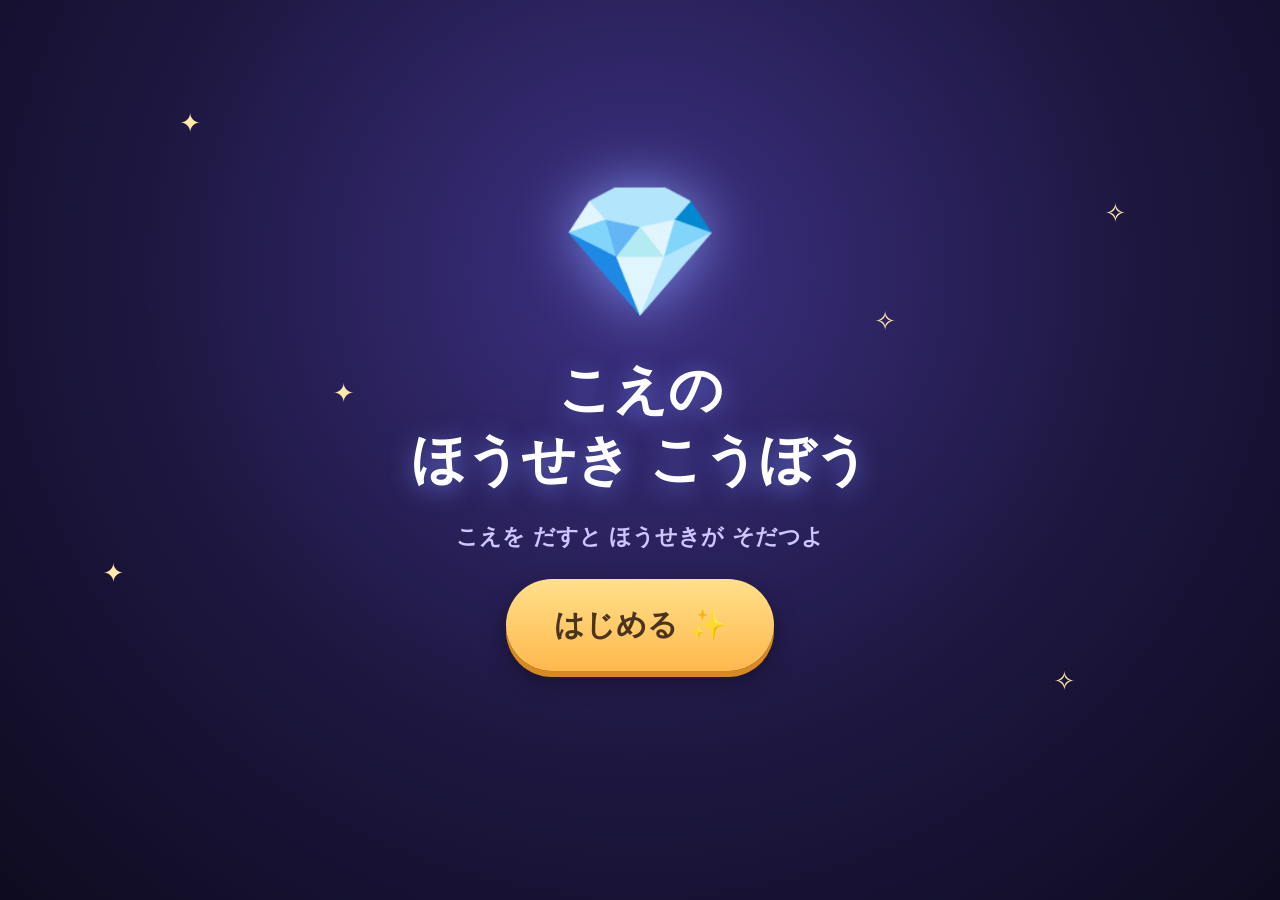
<file: koe-no-hoseki-koubou/index.html>
<!DOCTYPE html>
<html lang="ja">
<head>
  <meta charset="UTF-8">
  <meta name="viewport" content="width=device-width, initial-scale=1.0, maximum-scale=1.0, user-scalable=no, viewport-fit=cover">
  <meta name="apple-mobile-web-app-capable" content="yes">
  <meta name="apple-mobile-web-app-status-bar-style" content="black-translucent">
  <meta name="theme-color" content="#141228">
  <title>こえの宝石工房</title>
  <link rel="stylesheet" href="css/style.css">
  <link rel="icon" href="data:image/svg+xml,<svg xmlns='http://www.w3.org/2000/svg' viewBox='0 0 100 100'><text y='.9em' font-size='90'>💎</text></svg>">
</head>
<body>
  <canvas id="stage"></canvas>

  <!-- ================= あそび中の HUD ================= -->
  <div id="hud" class="hidden">
    <!-- 上: レシピの足あと(=成長メーター) -->
    <div id="trail"></div>

    <!-- 聞き取った音の吹き出し -->
    <div id="bubble" class="hidden"><span id="bubble-text">あー</span></div>

    <!-- 手拍子カウント表示 -->
    <div id="clap-flash" class="hidden">👏</div>

    <div id="corner-tl">
      <button id="btn-gallery" class="round-btn" aria-label="ほうせきのたな">📖</button>
    </div>
    <div id="corner-tr">
      <button id="btn-info" class="round-btn small" aria-label="おうちのかたへ">🛈</button>
      <button id="btn-mute" class="round-btn small" aria-label="おと">🔊</button>
    </div>
    <div id="corner-bl">
      <button id="btn-pad" class="round-btn" aria-label="こえボタン">🎹</button>
    </div>

    <div id="mic-hint">こえを きかせてね 🎤</div>

    <!-- こえボタン(マイクなしでもあそべる) -->
    <div id="pad" class="hidden">
      <div id="pad-pitch">
        <button class="pad-p" data-pitch="high">↑ たかい</button>
        <button class="pad-p active" data-pitch="mid">ー ふつう</button>
        <button class="pad-p" data-pitch="low">↓ ひくい</button>
      </div>
      <div id="pad-vowels">
        <button class="pad-v v-a" data-v="a">あ</button>
        <button class="pad-v v-i" data-v="i">い</button>
        <button class="pad-v v-u" data-v="u">う</button>
        <button class="pad-v v-e" data-v="e">え</button>
        <button class="pad-v v-o" data-v="o">お</button>
      </div>
      <div id="pad-extra">
        <button id="pad-blow">🌬 ふー</button>
        <button id="pad-clap2">👏👏</button>
        <button id="pad-clap3">👏👏👏</button>
      </div>
      <p class="pad-note">ながおし で ながい こえに なるよ</p>
    </div>
  </div>

  <!-- ================= タイトル ================= -->
  <div id="title-screen">
    <div class="title-sparkles" aria-hidden="true">
      <span>✦</span><span>✧</span><span>✦</span><span>✧</span><span>✦</span><span>✧</span>
    </div>
    <div class="title-gem" aria-hidden="true">💎</div>
    <h1>こえの<br>ほうせき こうぼう</h1>
    <p class="subtitle">こえを だすと ほうせきが そだつよ</p>
    <button id="btn-start" class="big-btn">はじめる ✨</button>
    <p id="title-status"></p>
  </div>

  <!-- ================= 完成のお祝い ================= -->
  <div id="celebrate" class="hidden">
    <div class="cele-inner">
      <div class="cele-emoji" aria-hidden="true">🎉✨🎉</div>
      <h2>かんせい!</h2>
      <p id="cele-name"></p>
      <img id="cele-thumb" alt="できあがった ほうせき">
      <button id="btn-next" class="big-btn">つぎの ほうせき ✨</button>
    </div>
  </div>

  <!-- ================= ほうせきのたな ================= -->
  <div id="gallery" class="hidden">
    <div class="panel">
      <h2>💎 ほうせきの たな</h2>
      <div id="gallery-grid"></div>
      <div class="panel-buttons">
        <button id="btn-new-gem" class="mid-btn">🌱 さいしょから そだてる</button>
        <button id="btn-close-gallery" class="mid-btn primary">とじる</button>
      </div>
    </div>
  </div>

  <!-- あたらしい宝石の確認 -->
  <div id="confirm-new" class="hidden">
    <div class="panel small-panel">
      <p>いまの ほうせきを やめて<br>あたらしく そだてる?</p>
      <div class="panel-buttons">
        <button id="btn-confirm-yes" class="mid-btn primary">はい 🌱</button>
        <button id="btn-confirm-no" class="mid-btn">やめる</button>
      </div>
    </div>
  </div>

  <!-- ギャラリーの宝石を眺めるモード -->
  <div id="viewer-bar" class="hidden">
    <span id="viewer-name">ほうせき</span>
    <button id="btn-back" class="mid-btn primary">もどる ↩</button>
  </div>

  <!-- ================= おうちのかたへ ================= -->
  <div id="info" class="hidden">
    <div class="panel info-panel">
      <h2>おうちのかたへ</h2>
      <ul>
        <li>マイクで拾った声の高さ・長さ・母音(あいうえお)・手拍子・息の音で宝石が育ちます。</li>
        <li>音声はその場で解析するだけで、<b>録音・送信は一切しません</b>。作品はこの端末の中にだけ保存されます。</li>
        <li>マイクが使えないときは 🎹 の「こえボタン」でも遊べます。</li>
        <li>同じ声の組み合わせからは、いつも同じ宝石が育ちます。</li>
      </ul>
      <div class="info-table">
        <div><b>あー</b> まるい ももいろ</div>
        <div><b>いー</b> とがった そらいろ</div>
        <div><b>うー</b> しずくの むらさき</div>
        <div><b>えー</b> えだわかれ みどり</div>
        <div><b>おー</b> こがねの わ</div>
        <div><b>ふー</b> ゆきの けっしょう</div>
        <div><b>👏👏</b> 2ほんの すじ</div>
        <div><b>👏👏👏</b> さんかく もよう</div>
      </div>
      <div class="panel-buttons">
        <button id="btn-speech-toggle" class="mid-btn">おしゃべり: ON</button>
        <button id="btn-clear-data" class="mid-btn danger">作品を全部消す</button>
        <button id="btn-close-info" class="mid-btn primary">とじる</button>
      </div>
    </div>
  </div>

  <script type="module" src="js/main.js"></script>
</body>
</html>
</file>
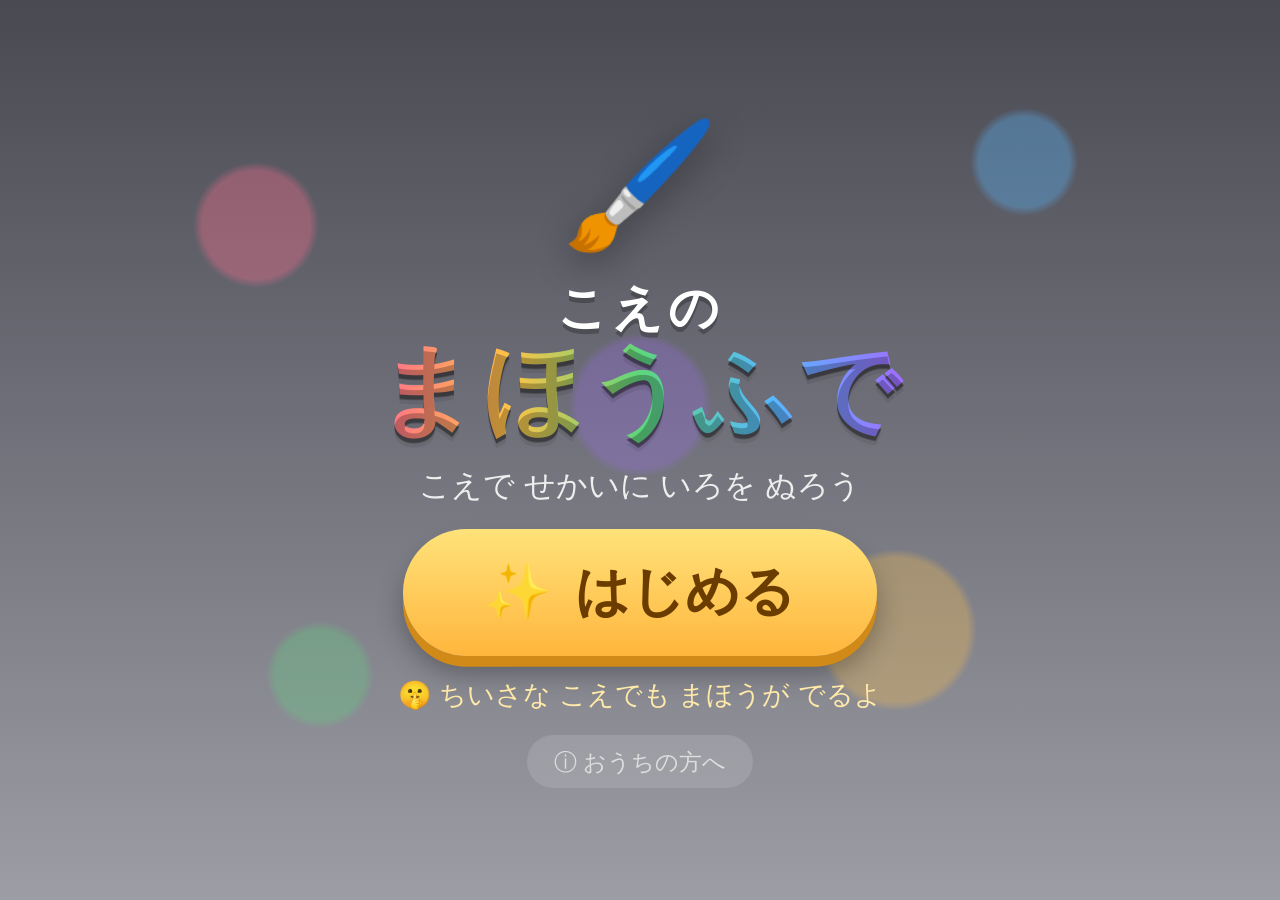
<file: koe-no-mahou-fude/index.html>
<!DOCTYPE html>
<html lang="ja">
<head>
<meta charset="UTF-8">
<meta name="viewport" content="width=device-width, initial-scale=1.0, maximum-scale=1.0, user-scalable=no, viewport-fit=cover">
<meta name="apple-mobile-web-app-capable" content="yes">
<meta name="mobile-web-app-capable" content="yes">
<meta name="apple-mobile-web-app-status-bar-style" content="black-translucent">
<meta name="theme-color" content="#2b2b33">
<title>こえの魔法筆（まほうふで）</title>
<link rel="icon" href="assets/icon.svg" type="image/svg+xml">
<link rel="apple-touch-icon" href="assets/icon.svg">
<link rel="stylesheet" href="css/style.css">
<script type="importmap">
{ "imports": { "three": "./vendor/three.module.js" } }
</script>
</head>
<body>
<div id="app">
  <canvas id="stage"></canvas>

  <!-- ===== タイトル画面 ===== -->
  <section id="screen-title" class="screen visible">
    <div class="title-sky"></div>
    <div class="title-inner">
      <div class="title-brush" aria-hidden="true">🖌️</div>
      <h1 class="title-logo"><span>こえの</span><span class="big">まほうふで</span></h1>
      <p class="title-sub">こえで せかいに いろを ぬろう</p>
      <button id="btn-start" class="btn-huge">
        <span class="btn-icon">✨</span> はじめる
      </button>
      <p class="title-hint">🤫 ちいさな こえでも まほうが でるよ</p>
      <button id="btn-parent" class="btn-tiny" aria-label="おうちの方へ">ⓘ おうちの方へ</button>
    </div>
  </section>

  <!-- ===== マイク確認オーバーレイ ===== -->
  <section id="screen-mic" class="screen">
    <div class="panel">
      <div class="panel-emoji">🎤</div>
      <p class="panel-text">マイクを つかっても いい？<br><small>こえは そとに おくられません</small></p>
      <div class="spinner" id="mic-spinner"></div>
    </div>
  </section>

  <!-- ===== せかいえらび ===== -->
  <section id="screen-select" class="screen">
    <h2 class="select-title">どこを いろに する？</h2>
    <div id="world-grid" class="world-grid"><!-- JSが生成 --></div>
    <div class="select-footer">
      <button id="btn-mute" class="btn-round" aria-label="おと">🔊</button>
      <button id="btn-title" class="btn-round" aria-label="タイトルへ">🏠</button>
    </div>
  </section>

  <!-- ===== ゲームHUD ===== -->
  <section id="screen-game" class="screen game-hud">
    <div class="hud-top">
      <button id="btn-back" class="btn-round" aria-label="もどる">⬅️</button>
      <div class="progress-wrap" aria-label="すすみぐあい">
        <div class="progress-bar"><div id="progress-fill"></div></div>
        <div id="progress-star">⭐</div>
      </div>
      <button id="btn-mute2" class="btn-round" aria-label="おと">🔊</button>
    </div>

    <!-- マイクの状態と ようせいのメッセージ -->
    <div id="fairy-bubble" class="fairy-bubble hidden"><span id="fairy-text"></span></div>
    <div id="mic-meter" class="mic-meter"><div id="mic-meter-dot"></div></div>

    <!-- 母音ヒント（マイクなしのときは おしてもつかえる） -->
    <div id="vowel-tray" class="vowel-tray">
      <button class="vowel-btn" data-vowel="a"><span class="vchar">あ</span><span class="vdot" style="--c:#ff6d8d"></span></button>
      <button class="vowel-btn" data-vowel="i"><span class="vchar">い</span><span class="vdot" style="--c:#57b8ff"></span></button>
      <button class="vowel-btn" data-vowel="u"><span class="vchar">う</span><span class="vdot" style="--c:#a06dff"></span></button>
      <button class="vowel-btn" data-vowel="e"><span class="vchar">え</span><span class="vdot" style="--c:#5ed67d"></span></button>
      <button class="vowel-btn" data-vowel="o"><span class="vchar">お</span><span class="vdot" style="--c:#ffc247"></span></button>
    </div>
  </section>

  <!-- ===== おいわい ===== -->
  <section id="screen-celebrate" class="screen">
    <div class="celebrate-inner">
      <div id="celebrate-stars" class="celebrate-stars">⭐⭐⭐</div>
      <h2 class="celebrate-title">できた！</h2>
      <p id="celebrate-sub" class="celebrate-sub">せかいが いろで いっぱい！</p>
      <button id="btn-next" class="btn-huge"><span class="btn-icon">🌈</span> つぎへ</button>
    </div>
  </section>

  <!-- ===== おうちの方へ ===== -->
  <section id="screen-parent" class="screen">
    <div class="panel parent-panel">
      <h2>おうちの方へ</h2>
      <ul>
        <li>🎤 お子さまの声で、モノクロの世界に色をつける遊びです。声はすべて端末内で処理され、録音・送信は一切しません。</li>
        <li>🤫 <b>声の大きさは魔法の強さに影響しません。</b>小さな声・ささやき声でも同じ魔法が出ます。「大きな声を出させる」設計を意図的に避けています。</li>
        <li>🗣️ 「あ・い・う・え・お」の母音、声の高さ、長さ、リズム、息の音（ふー）、破裂音（ぱっ）で魔法が変わります。</li>
        <li>👆 指でなぞりながら声を出すと、その場所に魔法が広がります。指を離していても、妖精の筆が代わりに塗ってくれます。</li>
        <li>🔇 マイクが使えない環境では、画面下の「あいうえお」ボタンを押しながらなぞって遊べます。</li>
        <li>📱 iPhone / iPad の Safari（縦・横どちらでも）で動作します。マイク利用のため HTTPS でのアクセスが必要です。</li>
      </ul>
      <button id="btn-parent-close" class="btn-huge small">とじる</button>
    </div>
  </section>

  <!-- 回転・エラー表示 -->
  <div id="toast" class="toast hidden"></div>
</div>
<script type="module" src="js/main.js"></script>
</body>
</html>
</file>
<file: koe-no-hoseki-koubou/css/style.css>
/* ============================================================
   こえの宝石工房 — 4歳児向け UI
   ・大きくて丸いボタン、ひらがなだけ
   ・縦画面/横画面どちらでも(safe-area 対応)
   ============================================================ */

* {
  margin: 0;
  padding: 0;
  box-sizing: border-box;
  -webkit-user-select: none;
  user-select: none;
  -webkit-tap-highlight-color: transparent;
  -webkit-touch-callout: none;
}

html, body {
  width: 100%;
  height: 100%;
  overflow: hidden;
  background: #141228;
  font-family: "Hiragino Maru Gothic ProN", "BIZ UDGothic", "Yu Gothic",
    "Noto Sans JP", system-ui, sans-serif;
  touch-action: manipulation;
  position: fixed;
  inset: 0;
}

#stage {
  position: fixed;
  inset: 0;
  width: 100%;
  height: 100%;
  display: block;
  touch-action: none;
}

.hidden { display: none !important; }

/* ---------------- ボタン共通 ---------------- */

button {
  font-family: inherit;
  border: none;
  cursor: pointer;
  color: #4a3421;
}

.big-btn {
  font-size: clamp(20px, 5.5vw, 30px);
  font-weight: bold;
  padding: 0.85em 1.6em;
  border-radius: 999px;
  background: linear-gradient(180deg, #ffe08a, #ffb84d);
  box-shadow: 0 6px 0 #d98a1e, 0 10px 24px rgba(0, 0, 0, 0.35);
  transition: transform 0.08s;
  animation: breathe 2.2s ease-in-out infinite;
}
.big-btn:active {
  transform: translateY(4px);
  box-shadow: 0 2px 0 #d98a1e;
}
@keyframes breathe {
  0%, 100% { transform: scale(1); }
  50% { transform: scale(1.05); }
}

.mid-btn {
  font-size: clamp(15px, 4vw, 20px);
  font-weight: bold;
  padding: 0.7em 1.2em;
  border-radius: 999px;
  background: #efe7dc;
  box-shadow: 0 4px 0 #c9bba9;
}
.mid-btn:active { transform: translateY(3px); box-shadow: 0 1px 0 #c9bba9; }
.mid-btn.primary { background: linear-gradient(180deg, #ffe08a, #ffb84d); box-shadow: 0 4px 0 #d98a1e; }
.mid-btn.danger { background: #ffd7d7; color: #8a2f2f; box-shadow: 0 4px 0 #d69a9a; }

.round-btn {
  width: clamp(52px, 13vw, 68px);
  height: clamp(52px, 13vw, 68px);
  border-radius: 50%;
  font-size: clamp(24px, 6.5vw, 32px);
  background: rgba(255, 255, 255, 0.92);
  box-shadow: 0 4px 0 rgba(120, 100, 160, 0.6), 0 6px 16px rgba(0, 0, 0, 0.3);
  display: grid;
  place-items: center;
}
.round-btn:active { transform: translateY(3px); box-shadow: 0 1px 0 rgba(120, 100, 160, 0.6); }
.round-btn.small {
  width: clamp(40px, 10vw, 52px);
  height: clamp(40px, 10vw, 52px);
  font-size: clamp(18px, 5vw, 24px);
}

/* ---------------- HUD ---------------- */

#hud { position: fixed; inset: 0; pointer-events: none; z-index: 10; }
#hud button { pointer-events: auto; }

#corner-tl {
  position: absolute;
  top: calc(env(safe-area-inset-top, 0px) + 10px);
  left: calc(env(safe-area-inset-left, 0px) + 10px);
}
#corner-tr {
  position: absolute;
  top: calc(env(safe-area-inset-top, 0px) + 10px);
  right: calc(env(safe-area-inset-right, 0px) + 10px);
  display: flex;
  gap: 8px;
}
#corner-bl {
  position: absolute;
  bottom: calc(env(safe-area-inset-bottom, 0px) + 12px);
  left: calc(env(safe-area-inset-left, 0px) + 12px);
}

/* レシピの足あと(成長メーター) */
#trail {
  position: absolute;
  top: calc(env(safe-area-inset-top, 0px) + 14px);
  left: 50%;
  transform: translateX(-50%);
  display: flex;
  gap: clamp(4px, 1.5vw, 10px);
  background: rgba(20, 16, 44, 0.55);
  padding: 8px 14px;
  border-radius: 999px;
  backdrop-filter: blur(6px);
}
.trail-slot {
  width: clamp(30px, 8vw, 44px);
  height: clamp(30px, 8vw, 44px);
  border-radius: 50%;
  background: rgba(255, 255, 255, 0.12);
  border: 2px dashed rgba(255, 255, 255, 0.35);
  display: grid;
  place-items: center;
  font-size: clamp(15px, 4.4vw, 24px);
  font-weight: bold;
  color: #fff;
}
.trail-slot.filled {
  border-style: solid;
  border-color: #ffd76a;
  background: rgba(255, 215, 106, 0.25);
  animation: pop-in 0.45s cubic-bezier(0.2, 2.2, 0.4, 1);
}
@keyframes pop-in {
  0% { transform: scale(0.2); }
  100% { transform: scale(1); }
}

/* 聞き取った音の吹き出し */
#bubble {
  position: absolute;
  bottom: calc(env(safe-area-inset-bottom, 0px) + 20vh);
  left: 50%;
  transform: translateX(-50%);
  background: rgba(255, 255, 255, 0.95);
  border-radius: 32px;
  padding: 0.25em 0.7em;
  box-shadow: 0 8px 24px rgba(0, 0, 0, 0.35);
  animation: bubble-pop 0.25s cubic-bezier(0.2, 2, 0.4, 1);
}
#bubble-text {
  font-size: clamp(40px, 12vw, 72px);
  font-weight: bold;
}
@keyframes bubble-pop {
  0% { transform: translateX(-50%) scale(0.4); }
  100% { transform: translateX(-50%) scale(1); }
}

/* 手拍子フラッシュ */
#clap-flash {
  position: absolute;
  top: 38%;
  left: 50%;
  transform: translate(-50%, -50%);
  font-size: clamp(48px, 14vw, 90px);
  animation: clap-pop 0.5s ease-out;
  text-shadow: 0 4px 18px rgba(0, 0, 0, 0.5);
}
@keyframes clap-pop {
  0% { transform: translate(-50%, -50%) scale(0.3); opacity: 1; }
  100% { transform: translate(-50%, -50%) scale(1.4); opacity: 0.9; }
}

/* こえのヒント */
#mic-hint {
  position: absolute;
  bottom: calc(env(safe-area-inset-bottom, 0px) + 10vh);
  left: 50%;
  transform: translateX(-50%);
  color: rgba(255, 255, 255, 0.9);
  font-size: clamp(16px, 4.5vw, 24px);
  font-weight: bold;
  text-shadow: 0 2px 10px rgba(0, 0, 0, 0.6);
  background: rgba(20, 16, 44, 0.45);
  border-radius: 999px;
  padding: 0.5em 1.2em;
  animation: hint-bob 2s ease-in-out infinite;
  white-space: nowrap;
  pointer-events: none;
}
@keyframes hint-bob {
  0%, 100% { transform: translateX(-50%) translateY(0); }
  50% { transform: translateX(-50%) translateY(-8px); }
}

/* ---------------- こえボタン(パッド) ---------------- */

#pad {
  position: absolute;
  bottom: calc(env(safe-area-inset-bottom, 0px) + 84px);
  left: 50%;
  transform: translateX(-50%);
  width: min(94vw, 560px);
  background: rgba(28, 22, 58, 0.92);
  border-radius: 28px;
  padding: 14px;
  backdrop-filter: blur(8px);
  box-shadow: 0 12px 40px rgba(0, 0, 0, 0.5);
}
#pad-pitch { display: flex; gap: 8px; justify-content: center; margin-bottom: 10px; }
.pad-p {
  font-size: clamp(13px, 3.5vw, 17px);
  font-weight: bold;
  padding: 0.5em 1em;
  border-radius: 999px;
  background: rgba(255, 255, 255, 0.18);
  color: #fff;
}
.pad-p.active { background: #ffd76a; color: #4a3421; }

#pad-vowels { display: flex; gap: 8px; justify-content: center; }
.pad-v {
  flex: 1;
  max-width: 92px;
  aspect-ratio: 1;
  border-radius: 24px;
  font-size: clamp(26px, 8vw, 40px);
  font-weight: bold;
  color: #fff;
  box-shadow: 0 5px 0 rgba(0, 0, 0, 0.35);
}
.pad-v:active { transform: translateY(4px); box-shadow: 0 1px 0 rgba(0, 0, 0, 0.35); }
.v-a { background: linear-gradient(180deg, #ff8fa3, #f4536e); }
.v-i { background: linear-gradient(180deg, #7cc8ff, #3d8fe0); }
.v-u { background: linear-gradient(180deg, #b48fe0, #7d55c7); }
.v-e { background: linear-gradient(180deg, #8fdc8f, #4aa54a); }
.v-o { background: linear-gradient(180deg, #ffd76a, #e0a52e); }

#pad-extra { display: flex; gap: 8px; justify-content: center; margin-top: 10px; }
#pad-extra button {
  font-size: clamp(15px, 4.5vw, 21px);
  font-weight: bold;
  padding: 0.55em 1em;
  border-radius: 999px;
  background: rgba(255, 255, 255, 0.9);
  box-shadow: 0 4px 0 rgba(0, 0, 0, 0.3);
}
#pad-extra button:active { transform: translateY(3px); box-shadow: 0 1px 0 rgba(0,0,0,0.3); }
.pad-note {
  text-align: center;
  color: rgba(255, 255, 255, 0.65);
  font-size: clamp(11px, 3vw, 14px);
  margin-top: 8px;
}

/* ---------------- タイトル ---------------- */

#title-screen {
  position: fixed;
  inset: 0;
  z-index: 30;
  display: flex;
  flex-direction: column;
  align-items: center;
  justify-content: center;
  gap: 3vh;
  background: radial-gradient(ellipse at 50% 30%, #3d3184 0%, #1d1740 55%, #0e0b20 100%);
  text-align: center;
  padding: 24px;
}
.title-gem {
  font-size: clamp(70px, 22vw, 130px);
  animation: gem-float 3s ease-in-out infinite;
  filter: drop-shadow(0 0 30px rgba(140, 160, 255, 0.8));
}
@keyframes gem-float {
  0%, 100% { transform: translateY(0) rotate(-4deg); }
  50% { transform: translateY(-16px) rotate(4deg); }
}
#title-screen h1 {
  color: #fff;
  font-size: clamp(30px, 9vw, 54px);
  line-height: 1.3;
  text-shadow: 0 4px 24px rgba(120, 140, 255, 0.7);
}
.subtitle {
  color: #cfc6ff;
  font-size: clamp(15px, 4.5vw, 22px);
  font-weight: bold;
}
#title-status {
  color: #ffd76a;
  font-size: clamp(14px, 4vw, 18px);
  font-weight: bold;
  min-height: 1.5em;
}
.title-sparkles { position: absolute; inset: 0; pointer-events: none; overflow: hidden; }
.title-sparkles span {
  position: absolute;
  color: #ffe9a8;
  animation: spark 3.4s ease-in-out infinite;
  font-size: 26px;
}
.title-sparkles span:nth-child(1) { top: 12%; left: 14%; animation-delay: 0s; }
.title-sparkles span:nth-child(2) { top: 22%; right: 12%; animation-delay: 0.6s; }
.title-sparkles span:nth-child(3) { top: 62%; left: 8%; animation-delay: 1.1s; }
.title-sparkles span:nth-child(4) { top: 74%; right: 16%; animation-delay: 1.7s; }
.title-sparkles span:nth-child(5) { top: 42%; left: 26%; animation-delay: 2.2s; }
.title-sparkles span:nth-child(6) { top: 34%; right: 30%; animation-delay: 2.8s; }
@keyframes spark {
  0%, 100% { opacity: 0; transform: scale(0.4) rotate(0deg); }
  50% { opacity: 1; transform: scale(1.15) rotate(24deg); }
}

/* ---------------- お祝い ---------------- */

#celebrate {
  position: fixed;
  inset: 0;
  z-index: 25;
  display: flex;
  align-items: center;
  justify-content: center;
  background: rgba(10, 8, 26, 0.4);
  pointer-events: none;
}
.cele-inner {
  display: flex;
  flex-direction: column;
  align-items: center;
  gap: 1.6vh;
  animation: cele-rise 0.7s cubic-bezier(0.2, 1.6, 0.4, 1);
  pointer-events: auto;
  background: rgba(30, 24, 64, 0.82);
  border-radius: 32px;
  padding: 4vh 8vw;
  backdrop-filter: blur(6px);
  max-width: 92vw;
}
@keyframes cele-rise {
  0% { transform: translateY(60px) scale(0.7); opacity: 0; }
  100% { transform: translateY(0) scale(1); opacity: 1; }
}
.cele-emoji { font-size: clamp(30px, 9vw, 52px); animation: breathe 1.4s ease-in-out infinite; }
#celebrate h2 {
  color: #ffd76a;
  font-size: clamp(36px, 11vw, 64px);
  text-shadow: 0 4px 20px rgba(255, 200, 80, 0.6);
}
#cele-name {
  color: #fff;
  font-size: clamp(20px, 6vw, 32px);
  font-weight: bold;
}
#cele-thumb {
  width: clamp(110px, 32vw, 180px);
  border-radius: 24px;
  box-shadow: 0 10px 30px rgba(0, 0, 0, 0.5), 0 0 0 4px rgba(255, 215, 106, 0.7);
}

/* ---------------- パネル(ギャラリー等) ---------------- */

#gallery, #confirm-new, #info {
  position: fixed;
  inset: 0;
  z-index: 40;
  display: flex;
  align-items: center;
  justify-content: center;
  background: rgba(8, 6, 20, 0.7);
  backdrop-filter: blur(4px);
  padding: 16px;
}
.panel {
  background: #fdf7ec;
  border-radius: 28px;
  padding: 20px;
  width: min(94vw, 640px);
  max-height: 86vh;
  display: flex;
  flex-direction: column;
  gap: 14px;
  box-shadow: 0 20px 60px rgba(0, 0, 0, 0.6);
}
.panel h2 {
  text-align: center;
  color: #6b4f2e;
  font-size: clamp(20px, 6vw, 30px);
}
.panel p { text-align: center; font-size: clamp(17px, 5vw, 24px); font-weight: bold; color: #5a4632; line-height: 1.6; }
.small-panel { width: min(88vw, 420px); }
.panel-buttons { display: flex; gap: 10px; justify-content: center; flex-wrap: wrap; }

#gallery-grid {
  display: grid;
  grid-template-columns: repeat(auto-fill, minmax(120px, 1fr));
  gap: 12px;
  overflow-y: auto;
  -webkit-overflow-scrolling: touch;
  padding: 4px;
  min-height: 120px;
}
.gem-card {
  background: #fff;
  border-radius: 18px;
  padding: 8px;
  display: flex;
  flex-direction: column;
  align-items: center;
  gap: 6px;
  box-shadow: 0 3px 0 #d9cdba;
  border: none;
}
.gem-card:active { transform: translateY(2px); }
.gem-card img { width: 100%; border-radius: 12px; background: #181430; min-height: 60px; }
.gem-card .gem-name { font-size: clamp(12px, 3.4vw, 15px); font-weight: bold; color: #5a4632; }
.gem-card .gem-recipe {
  font-size: clamp(10px, 2.8vw, 13px);
  color: #9a8468;
  line-height: 1.4;
  word-break: break-all;
  text-align: center;
}
.gallery-empty {
  grid-column: 1 / -1;
  text-align: center;
  color: #9a8468;
  font-weight: bold;
  font-size: clamp(14px, 4vw, 18px);
  padding: 24px 0;
}

/* ビューアバー */
#viewer-bar {
  position: fixed;
  z-index: 20;
  bottom: calc(env(safe-area-inset-bottom, 0px) + 16px);
  left: 50%;
  transform: translateX(-50%);
  display: flex;
  align-items: center;
  gap: 14px;
  background: rgba(28, 22, 58, 0.9);
  border-radius: 999px;
  padding: 10px 12px 10px 22px;
  box-shadow: 0 10px 30px rgba(0, 0, 0, 0.5);
}
#viewer-name { color: #ffd76a; font-weight: bold; font-size: clamp(16px, 4.5vw, 22px); }

/* info パネル */
.info-panel { font-size: clamp(13px, 3.6vw, 16px); }
.info-panel ul { padding-left: 1.4em; color: #5a4632; line-height: 1.7; }
.info-table {
  display: grid;
  grid-template-columns: 1fr 1fr;
  gap: 4px 12px;
  background: #f3ead9;
  border-radius: 14px;
  padding: 10px 14px;
  color: #5a4632;
  line-height: 1.6;
}

/* 横画面: パッドを右に寄せてステージを見やすく */
@media (orientation: landscape) and (max-height: 500px) {
  #pad {
    left: auto;
    right: calc(env(safe-area-inset-right, 0px) + 10px);
    transform: none;
    width: min(60vw, 460px);
    bottom: calc(env(safe-area-inset-bottom, 0px) + 10px);
  }
  #bubble { bottom: 24vh; left: 30%; }
  #mic-hint { bottom: 8vh; }
}
</file>
<file: koe-no-mahou-fude/css/style.css>
/* ================= こえの魔法筆 ================= */
* { margin: 0; padding: 0; box-sizing: border-box; }

:root {
  --pink: #ff6d8d;
  --blue: #57b8ff;
  --purple: #a06dff;
  --green: #5ed67d;
  --gold: #ffc247;
  --ink: #3a3a44;
  --paper: #fffaf2;
  --safe-top: env(safe-area-inset-top, 0px);
  --safe-bottom: env(safe-area-inset-bottom, 0px);
}

html, body {
  width: 100%; height: 100%;
  overflow: hidden;
  background: #2b2b33;
  font-family: "Hiragino Maru Gothic ProN", "BIZ UDPGothic", "Yu Gothic", "Noto Sans JP", sans-serif;
  -webkit-user-select: none; user-select: none;
  -webkit-touch-callout: none;
  touch-action: none;
  overscroll-behavior: none;
}

#app { position: fixed; inset: 0; }

#stage {
  position: absolute; inset: 0;
  width: 100%; height: 100%;
  display: block;
  touch-action: none;
}

/* ---------- screens ---------- */
.screen {
  position: absolute; inset: 0;
  display: none;
  z-index: 10;
}
.screen.visible { display: flex; flex-direction: column; align-items: center; justify-content: center; }

/* ---------- title ---------- */
#screen-title {
  background: linear-gradient(180deg, #494952 0%, #6e6e78 45%, #9d9da5 100%);
  text-align: center;
}
.title-sky {
  position: absolute; inset: 0;
  background:
    radial-gradient(circle at 20% 25%, rgba(255,109,141,.35) 0 6vmin, transparent 7vmin),
    radial-gradient(circle at 80% 18%, rgba(87,184,255,.35) 0 5vmin, transparent 6vmin),
    radial-gradient(circle at 70% 70%, rgba(255,194,71,.3) 0 8vmin, transparent 9vmin),
    radial-gradient(circle at 25% 75%, rgba(94,214,125,.3) 0 5vmin, transparent 6vmin),
    radial-gradient(circle at 50% 45%, rgba(160,109,255,.25) 0 7vmin, transparent 8vmin);
  animation: floaty 7s ease-in-out infinite alternate;
  pointer-events: none;
}
@keyframes floaty { from { transform: translateY(-1.5vmin);} to { transform: translateY(1.5vmin);} }

.title-inner { position: relative; display: flex; flex-direction: column; align-items: center; gap: 2.4vmin; padding: 4vmin; }
.title-brush { font-size: 14vmin; animation: brushwave 2.6s ease-in-out infinite; filter: drop-shadow(0 1vmin 2vmin rgba(0,0,0,.35)); }
@keyframes brushwave { 0%,100% { transform: rotate(-12deg);} 50% { transform: rotate(14deg) translateY(-1vmin);} }

.title-logo { color: #fff; line-height: 1.1; text-shadow: 0 .6vmin 0 rgba(0,0,0,.25); }
.title-logo span { display: block; font-size: 5.5vmin; letter-spacing: .5vmin; }
.title-logo .big {
  font-size: 11vmin;
  background: linear-gradient(90deg, var(--pink), var(--gold), var(--green), var(--blue), var(--purple));
  -webkit-background-clip: text; background-clip: text;
  -webkit-text-fill-color: transparent;
  filter: drop-shadow(0 .5vmin 0 rgba(0,0,0,.3));
}
.title-sub { color: #eee; font-size: 3.4vmin; }
.title-hint { color: #ffe9a8; font-size: 3vmin; }

/* ---------- buttons ---------- */
.btn-huge {
  font-family: inherit;
  font-size: 6vmin; font-weight: bold;
  color: #6b3c00;
  background: linear-gradient(180deg, #ffe27a, #ffb63d);
  border: none; border-radius: 100vmin;
  padding: 3vmin 9vmin;
  box-shadow: 0 1.2vmin 0 #d18a17, 0 2vmin 3vmin rgba(0,0,0,.3);
  cursor: pointer;
  transition: transform .1s;
}
.btn-huge:active { transform: translateY(.8vmin); box-shadow: 0 .4vmin 0 #d18a17; }
.btn-huge.small { font-size: 4.2vmin; padding: 2vmin 6vmin; }
.btn-icon { margin-right: 1vmin; }

.btn-tiny {
  font-family: inherit;
  font-size: 2.6vmin; color: #ddd;
  background: rgba(255,255,255,.12);
  border: none; border-radius: 100vmin;
  padding: 1.2vmin 3vmin; cursor: pointer;
}

.btn-round {
  font-size: 5vmin;
  width: 11vmin; height: 11vmin;
  min-width: 48px; min-height: 48px;
  border: none; border-radius: 50%;
  background: rgba(255,255,255,.9);
  box-shadow: 0 .8vmin 0 rgba(0,0,0,.18);
  cursor: pointer;
  display: flex; align-items: center; justify-content: center;
}
.btn-round:active { transform: translateY(.5vmin); }

/* ---------- panel ---------- */
.panel {
  background: var(--paper);
  border-radius: 4vmin;
  padding: 5vmin;
  max-width: min(88vw, 560px);
  max-height: 84vh; overflow-y: auto;
  text-align: center;
  box-shadow: 0 2vmin 5vmin rgba(0,0,0,.4);
  color: var(--ink);
}
.panel-emoji { font-size: 12vmin; }
.panel-text { font-size: 4.2vmin; margin: 2vmin 0; }
.panel-text small { font-size: 2.8vmin; color: #888; }
#screen-mic, #screen-parent { background: rgba(30,30,40,.7); }
.parent-panel { text-align: left; }
.parent-panel h2 { text-align: center; margin-bottom: 2.5vmin; font-size: 4.5vmin; }
.parent-panel ul { list-style: none; }
.parent-panel li { font-size: 3vmin; line-height: 1.6; margin-bottom: 2vmin; }
.parent-panel button { display: block; margin: 2vmin auto 0; }

.spinner {
  width: 8vmin; height: 8vmin; margin: 2vmin auto 0;
  border: 1vmin solid #eee; border-top-color: var(--gold);
  border-radius: 50%;
  animation: spin 1s linear infinite;
}
@keyframes spin { to { transform: rotate(360deg);} }

/* ---------- world select ---------- */
#screen-select {
  background: linear-gradient(180deg, #3c3c46, #5a5a66);
  gap: 3vmin;
  padding: calc(var(--safe-top) + 3vmin) 3vmin calc(var(--safe-bottom) + 3vmin);
}
.select-title { color: #fff; font-size: 5.5vmin; text-shadow: 0 .5vmin 0 rgba(0,0,0,.3); }
.world-grid {
  display: grid;
  grid-template-columns: repeat(2, 1fr);
  gap: 3vmin;
  width: min(92vw, 900px);
}
@media (orientation: landscape) {
  .world-grid { grid-template-columns: repeat(3, 1fr); }
}
.world-card {
  font-family: inherit;
  border: none; border-radius: 3.5vmin;
  padding: 2.5vmin 1vmin;
  background: #efefef;
  box-shadow: 0 1vmin 0 rgba(0,0,0,.25);
  cursor: pointer;
  display: flex; flex-direction: column; align-items: center; gap: 1vmin;
  transition: transform .12s;
}
.world-card:active { transform: scale(.94); }
.world-card .icon { font-size: 10vmin; filter: grayscale(1) opacity(.75); }
.world-card .name { font-size: 3.8vmin; font-weight: bold; color: #777; }
.world-card .done-star { font-size: 3.4vmin; height: 4vmin; visibility: hidden; }
.world-card.cleared { background: linear-gradient(160deg, #fff6e0, #ffe9f0); }
.world-card.cleared .icon { filter: none; animation: bounce-mini 2s ease-in-out infinite; }
.world-card.cleared .name { color: var(--ink); }
.world-card.cleared .done-star { visibility: visible; }
@keyframes bounce-mini { 0%,100% { transform: translateY(0);} 50% { transform: translateY(-.8vmin);} }
.select-footer { display: flex; gap: 4vmin; }

/* ---------- game HUD ---------- */
.game-hud { pointer-events: none; justify-content: space-between !important; }
.game-hud > * { pointer-events: auto; }
.hud-top {
  width: 100%;
  display: flex; align-items: center; justify-content: space-between;
  padding: calc(var(--safe-top) + 1.5vmin) 2.5vmin 0;
  gap: 2vmin;
}
.progress-wrap { flex: 1; display: flex; align-items: center; gap: 1.5vmin; max-width: 60vmin; }
.progress-bar {
  flex: 1; height: 3.6vmin; min-height: 14px;
  background: rgba(255,255,255,.35);
  border-radius: 100vmin;
  overflow: hidden;
  box-shadow: inset 0 .4vmin .8vmin rgba(0,0,0,.25);
}
#progress-fill {
  height: 100%; width: 0%;
  border-radius: 100vmin;
  background: linear-gradient(90deg, var(--pink), var(--gold), var(--green), var(--blue), var(--purple));
  transition: width .6s ease;
}
#progress-star { font-size: 4.5vmin; transition: transform .3s; }
#progress-star.pulse { animation: starpulse .5s ease; }
@keyframes starpulse { 50% { transform: scale(1.6) rotate(20deg);} }

/* fairy message */
.fairy-bubble {
  position: absolute;
  top: calc(var(--safe-top) + 16vmin);
  left: 50%; transform: translateX(-50%);
  background: rgba(255,255,255,.95);
  color: var(--ink);
  font-size: 3.8vmin; font-weight: bold;
  padding: 1.8vmin 4vmin;
  border-radius: 100vmin;
  box-shadow: 0 1vmin 2vmin rgba(0,0,0,.25);
  white-space: nowrap;
  animation: bubblein .35s ease;
  z-index: 20;
}
@keyframes bubblein { from { opacity: 0; transform: translateX(-50%) translateY(2vmin) scale(.8);} }
.hidden { display: none !important; }

/* mic level dot */
.mic-meter {
  position: absolute;
  right: 3vmin; top: calc(var(--safe-top) + 15vmin);
  width: 6vmin; height: 6vmin; min-width: 26px; min-height: 26px;
  border-radius: 50%;
  background: rgba(255,255,255,.25);
  display: flex; align-items: center; justify-content: center;
}
#mic-meter-dot {
  width: 40%; height: 40%;
  border-radius: 50%;
  background: #bbb;
  transition: transform .08s linear, background .2s;
}
.mic-meter.on #mic-meter-dot { background: var(--pink); }

/* vowel tray */
.vowel-tray {
  display: flex; gap: 2.2vmin;
  padding: 0 2vmin calc(var(--safe-bottom) + 2vmin);
  justify-content: center;
  width: 100%;
}
.vowel-btn {
  font-family: inherit;
  width: 13.5vmin; height: 13.5vmin;
  min-width: 56px; min-height: 56px;
  max-width: 92px; max-height: 92px;
  border: none; border-radius: 50%;
  background: rgba(255,255,255,.92);
  box-shadow: 0 .9vmin 0 rgba(0,0,0,.22);
  cursor: pointer;
  display: flex; flex-direction: column; align-items: center; justify-content: center;
  gap: .4vmin;
  transition: transform .1s;
  position: relative;
}
.vowel-btn:active, .vowel-btn.held { transform: scale(.9); }
.vowel-btn.detected { animation: vglow .4s ease; }
@keyframes vglow { 50% { transform: scale(1.18); } }
.vowel-btn .vchar { font-size: 5.2vmin; font-weight: bold; color: var(--ink); line-height: 1; }
.vowel-btn .vdot { width: 2.6vmin; height: 2.6vmin; min-width: 10px; min-height: 10px; border-radius: 50%; background: var(--c); }
.vowel-btn.held { box-shadow: 0 0 3vmin var(--held-c, #fff), 0 .3vmin 0 rgba(0,0,0,.22); }

@media (orientation: landscape) {
  .vowel-tray {
    flex-direction: column;
    position: absolute; right: calc(2vmin + env(safe-area-inset-right, 0px));
    bottom: auto; top: 50%; transform: translateY(-50%);
    width: auto; padding: 0;
  }
  .mic-meter {
    right: auto; left: 3vmin;
    top: auto; bottom: calc(var(--safe-bottom) + 4vmin);
  }
}

/* ---------- celebrate ---------- */
#screen-celebrate { background: transparent; pointer-events: none; }
#screen-celebrate .celebrate-inner {
  pointer-events: auto;
  display: flex; flex-direction: column; align-items: center; gap: 2.5vmin;
  background: rgba(255,255,255,.88);
  border-radius: 5vmin;
  padding: 5vmin 8vmin;
  box-shadow: 0 2vmin 6vmin rgba(0,0,0,.35);
  animation: celebratein .6s cubic-bezier(.2,1.6,.4,1);
}
@keyframes celebratein { from { transform: scale(.3); opacity: 0; } }
.celebrate-stars { font-size: 9vmin; animation: starspin 1.4s ease infinite alternate; }
@keyframes starspin { from { transform: rotate(-6deg) scale(1);} to { transform: rotate(6deg) scale(1.12);} }
.celebrate-title { font-size: 9vmin; color: var(--ink); }
.celebrate-sub { font-size: 3.6vmin; color: #777; }

/* ---------- toast ---------- */
.toast {
  position: absolute; left: 50%; bottom: calc(var(--safe-bottom) + 20vmin);
  transform: translateX(-50%);
  background: rgba(30,30,40,.85); color: #fff;
  font-size: 3.2vmin;
  padding: 2vmin 4vmin; border-radius: 100vmin;
  z-index: 99; white-space: nowrap;
}
</file>
